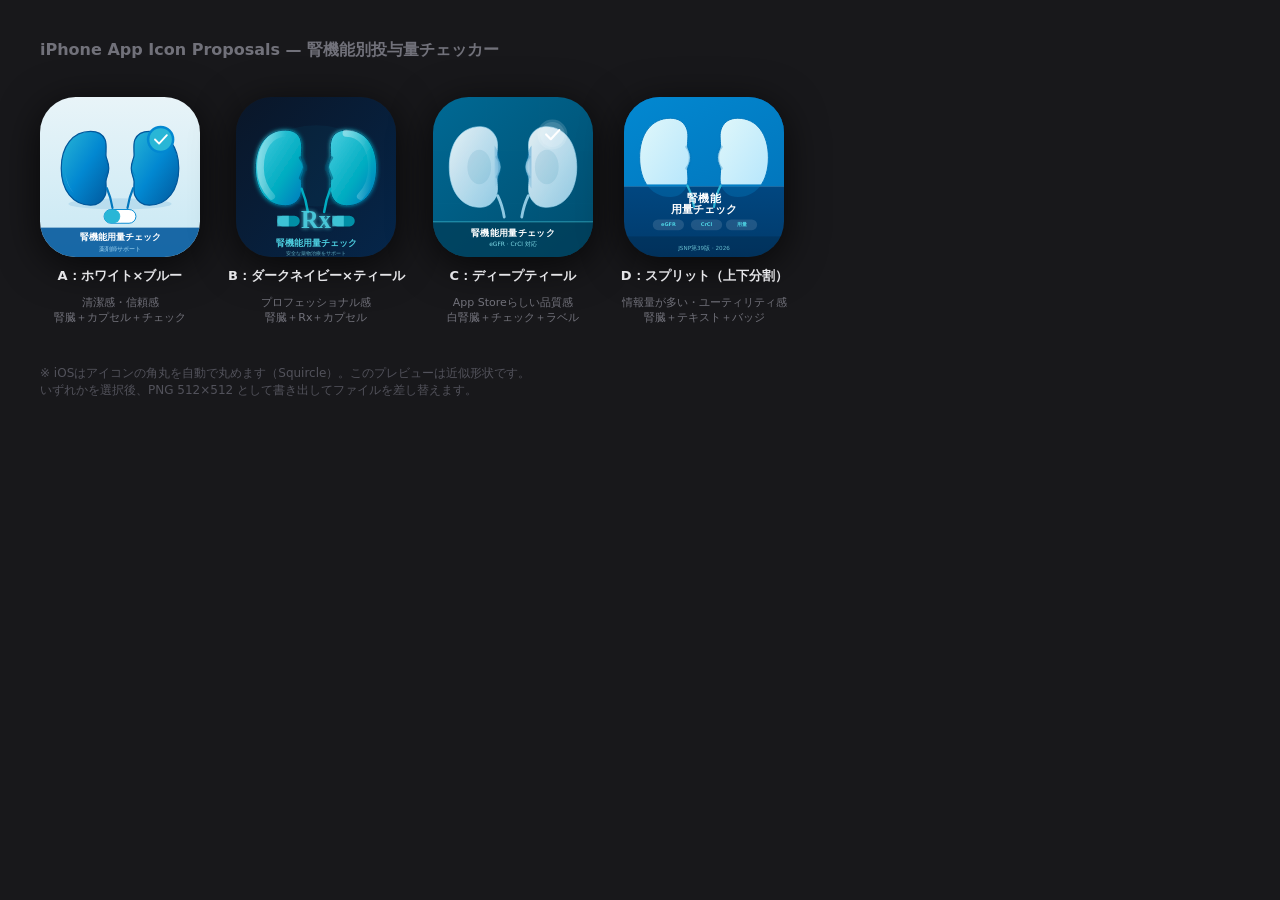
<file: icon-proposals.html>
<!DOCTYPE html>
<html lang="ja">
<head>
<meta charset="UTF-8">
<title>App Icon Proposals — 腎機能別投与量</title>
<style>
  body { background:#18181b; font-family: system-ui, sans-serif; color:#fff;
         padding:32px; display:flex; flex-direction:column; gap:32px; }
  h1 { font-size:16px; color:#71717a; margin:0 0 4px; }
  .row { display:flex; gap:28px; flex-wrap:wrap; }
  .card { display:flex; flex-direction:column; align-items:center; gap:10px; }
  .card svg { border-radius:22.3%; box-shadow:0 8px 40px rgba(0,0,0,.7);
              width:160px; height:160px; }
  .card-label { font-size:13px; font-weight:600; color:#e4e4e7; }
  .card-sub { font-size:11px; color:#71717a; text-align:center; }
</style>
</head>
<body>
<h1>iPhone App Icon Proposals — 腎機能別投与量チェッカー</h1>
<div class="row">

<!-- ===== A: White + Blue Medical ===== -->
<div class="card">
<svg viewBox="0 0 512 512" xmlns="http://www.w3.org/2000/svg">
<defs>
  <linearGradient id="bgA" x1="0" y1="0" x2="0" y2="1">
    <stop offset="0%" stop-color="#e8f4f8"/><stop offset="100%" stop-color="#c8e8f4"/>
  </linearGradient>
  <linearGradient id="kA" x1="0" y1="0" x2="1" y2="1">
    <stop offset="0%" stop-color="#29b6d6"/><stop offset="50%" stop-color="#0288d1"/>
    <stop offset="100%" stop-color="#01579b"/>
  </linearGradient>
  <linearGradient id="kAhi" x1="0" y1="0" x2="1" y2="0">
    <stop offset="0%" stop-color="#b3e5fc" stop-opacity="0.6"/><stop offset="100%" stop-color="#b3e5fc" stop-opacity="0"/>
  </linearGradient>
</defs>
<rect width="512" height="512" fill="url(#bgA)"/>
<!-- Shadow under kidneys -->
<ellipse cx="256" cy="342" rx="165" ry="18" fill="#0277bd" opacity="0.12"/>
<!-- Left kidney -->
<path d="M 162 110 C 105 110 68 158 68 228 C 68 298 105 346 162 346
  C 186 346 200 334 208 316 C 214 303 211 285 211 270
  C 211 258 220 250 220 228 C 220 206 211 198 211 186
  C 211 171 214 149 208 136 C 200 118 186 110 162 110 Z"
  fill="url(#kA)" stroke="#01579b" stroke-width="4"/>
<!-- Left kidney highlight -->
<path d="M 162 118 C 115 118 80 162 80 228 C 80 260 90 288 108 308
  C 90 285 80 258 80 228 C 80 162 115 118 162 118 Z"
  fill="url(#kAhi)"/>
<!-- Left inner detail (renal pelvis area) -->
<path d="M 204 200 C 220 215 220 241 220 228 C 220 215 220 228 204 256
  C 215 248 218 238 218 228 C 218 218 215 208 204 200 Z"
  fill="#01579b" opacity="0.25"/>
<!-- Left ureter -->
<path d="M 214 292 C 222 310 228 330 232 355" fill="none"
  stroke="#0277bd" stroke-width="7" stroke-linecap="round"/>
<!-- Right kidney (mirror) -->
<path d="M 350 110 C 407 110 444 158 444 228 C 444 298 407 346 350 346
  C 326 346 312 334 304 316 C 298 303 301 285 301 270
  C 301 258 292 250 292 228 C 292 206 301 198 301 186
  C 301 171 298 149 304 136 C 312 118 326 110 350 110 Z"
  fill="url(#kA)" stroke="#01579b" stroke-width="4"/>
<!-- Right inner detail -->
<path d="M 308 200 C 292 215 292 241 292 228 C 292 215 292 228 308 256
  C 297 248 294 238 294 228 C 294 218 297 208 308 200 Z"
  fill="#01579b" opacity="0.25"/>
<!-- Right ureter -->
<path d="M 298 292 C 290 310 284 330 280 355" fill="none"
  stroke="#0277bd" stroke-width="7" stroke-linecap="round"/>
<!-- Pill capsule -->
<rect x="205" y="360" width="102" height="44" rx="22" fill="#fff" stroke="#0288d1" stroke-width="3"/>
<rect x="205" y="360" width="52" height="44" rx="22" fill="#29b6d6"/>
<line x1="257" y1="362" x2="257" y2="402" stroke="#fff" stroke-width="2.5" opacity="0.5"/>
<!-- Checkmark circle -->
<circle cx="386" cy="136" r="44" fill="#0288d1"/>
<circle cx="386" cy="136" r="36" fill="#29b6d6"/>
<polyline points="368,136 381,149 406,122" fill="none"
  stroke="#fff" stroke-width="6" stroke-linecap="round" stroke-linejoin="round"/>
<!-- Text -->
<rect x="0" y="418" width="512" height="94" fill="#01579b" opacity="0.88"/>
<text x="256" y="458" text-anchor="middle" font-family="'Hiragino Sans','Yu Gothic UI',system-ui"
  font-size="30" font-weight="700" fill="#fff">腎機能用量チェック</text>
<text x="256" y="493" text-anchor="middle" font-family="system-ui"
  font-size="19" fill="#b3e5fc" opacity="0.9">薬剤師サポート</text>
</svg>
<div class="card-label">A：ホワイト×ブルー</div>
<div class="card-sub">清潔感・信頼感<br>腎臓＋カプセル＋チェック</div>
</div>

<!-- ===== B: Dark Navy ===== -->
<div class="card">
<svg viewBox="0 0 512 512" xmlns="http://www.w3.org/2000/svg">
<defs>
  <linearGradient id="bgB" x1="0" y1="0" x2="1" y2="1">
    <stop offset="0%" stop-color="#0a1628"/><stop offset="100%" stop-color="#05264a"/>
  </linearGradient>
  <linearGradient id="kB" x1="0" y1="0" x2="1" y2="1">
    <stop offset="0%" stop-color="#4dd0e1"/><stop offset="60%" stop-color="#00acc1"/>
    <stop offset="100%" stop-color="#0277bd"/>
  </linearGradient>
  <linearGradient id="kBhi" x1="0" y1="0" x2="1" y2="0">
    <stop offset="0%" stop-color="#e0f7fa" stop-opacity="0.45"/><stop offset="100%" stop-color="#e0f7fa" stop-opacity="0"/>
  </linearGradient>
  <filter id="glowB"><feGaussianBlur stdDeviation="6" result="b"/>
    <feMerge><feMergeNode in="b"/><feMergeNode in="SourceGraphic"/></feMerge></filter>
</defs>
<rect width="512" height="512" fill="url(#bgB)"/>
<!-- Background glow -->
<ellipse cx="256" cy="220" rx="185" ry="130" fill="#00acc1" opacity="0.06"/>
<!-- Left kidney -->
<path d="M 158 106 C 99 106 62 155 62 227 C 62 299 99 348 158 348
  C 183 348 198 335 206 317 C 213 299 209 280 209 265
  C 209 252 218 244 218 227 C 218 210 209 202 209 189
  C 209 174 213 152 206 134 C 198 116 183 106 158 106 Z"
  fill="url(#kB)" stroke="#004d6e" stroke-width="3" filter="url(#glowB)"/>
<path d="M 160 116 C 110 116 78 160 78 227 C 78 263 92 295 114 318"
  fill="none" stroke="url(#kBhi)" stroke-width="22" stroke-linecap="round"/>
<!-- Left hilum detail -->
<path d="M 207 195 C 222 210 222 244 222 227 C 222 210 222 227 207 259"
  fill="none" stroke="#004d6e" stroke-width="12" stroke-linecap="round" opacity="0.5"/>
<!-- Left ureter -->
<path d="M 210 294 C 220 318 226 340 230 368"
  fill="none" stroke="#00acc1" stroke-width="8" stroke-linecap="round"/>
<!-- Right kidney -->
<path d="M 354 106 C 413 106 450 155 450 227 C 450 299 413 348 354 348
  C 329 348 314 335 306 317 C 299 299 303 280 303 265
  C 303 252 294 244 294 227 C 294 210 303 202 303 189
  C 303 174 299 152 306 134 C 314 116 329 106 354 106 Z"
  fill="url(#kB)" stroke="#004d6e" stroke-width="3" filter="url(#glowB)"/>
<path d="M 352 116 C 402 116 434 160 434 227 C 434 263 420 295 398 318"
  fill="none" stroke="url(#kBhi)" stroke-width="22" stroke-linecap="round"/>
<path d="M 305 195 C 290 210 290 244 290 227 C 290 210 290 227 305 259"
  fill="none" stroke="#004d6e" stroke-width="12" stroke-linecap="round" opacity="0.5"/>
<path d="M 302 294 C 292 318 286 340 282 368"
  fill="none" stroke="#00acc1" stroke-width="8" stroke-linecap="round"/>
<!-- Rx symbol -->
<text x="256" y="420" text-anchor="middle" font-family="Georgia,serif"
  font-size="78" font-weight="900" fill="#4dd0e1" opacity="0.95" filter="url(#glowB)">Rx</text>
<!-- Pill left of Rx -->
<rect x="132" y="380" width="72" height="34" rx="17" fill="#00acc1" opacity="0.8"/>
<rect x="132" y="380" width="37" height="34" rx="17 0 0 17" fill="#4dd0e1" opacity="0.8"/>
<!-- Pill right -->
<rect x="308" y="380" width="72" height="34" rx="17" fill="#00acc1" opacity="0.8"/>
<rect x="308" y="380" width="37" height="34" rx="17 0 0 17" fill="#4dd0e1" opacity="0.8"/>
<!-- Bottom text -->
<text x="256" y="476" text-anchor="middle" font-family="'Hiragino Sans',system-ui"
  font-size="28" font-weight="700" fill="#4dd0e1">腎機能用量チェック</text>
<text x="256" y="504" text-anchor="middle" font-family="system-ui"
  font-size="17" fill="#80deea" opacity="0.75">安全な薬物治療をサポート</text>
</svg>
<div class="card-label">B：ダークネイビー×ティール</div>
<div class="card-sub">プロフェッショナル感<br>腎臓＋Rx＋カプセル</div>
</div>

<!-- ===== C: Teal Gradient (like App Store icons) ===== -->
<div class="card">
<svg viewBox="0 0 512 512" xmlns="http://www.w3.org/2000/svg">
<defs>
  <linearGradient id="bgC" x1="0" y1="0" x2="1" y2="1">
    <stop offset="0%" stop-color="#006994"/><stop offset="100%" stop-color="#004d6e"/>
  </linearGradient>
  <linearGradient id="kC" x1="0" y1="0" x2="1" y2="1">
    <stop offset="0%" stop-color="#fff" stop-opacity="0.95"/>
    <stop offset="100%" stop-color="#b3e5fc" stop-opacity="0.85"/>
  </linearGradient>
  <linearGradient id="kCshadow" x1="1" y1="0" x2="0" y2="1">
    <stop offset="0%" stop-color="#0277bd" stop-opacity="0.4"/>
    <stop offset="100%" stop-color="#0277bd" stop-opacity="0"/>
  </linearGradient>
</defs>
<rect width="512" height="512" fill="url(#bgC)"/>
<!-- Subtle grid pattern -->
<line x1="0" y1="170" x2="512" y2="170" stroke="#fff" stroke-width="0.5" opacity="0.06"/>
<line x1="0" y1="340" x2="512" y2="340" stroke="#fff" stroke-width="0.5" opacity="0.06"/>
<line x1="170" y1="0" x2="170" y2="512" stroke="#fff" stroke-width="0.5" opacity="0.06"/>
<line x1="340" y1="0" x2="340" y2="512" stroke="#fff" stroke-width="0.5" opacity="0.06"/>
<!-- Left kidney WHITE -->
<path d="M 150 95 C 90 95 52 148 52 224 C 52 300 90 353 150 353
  C 176 353 192 339 201 320 C 210 301 205 280 205 263
  C 205 250 215 241 215 224 C 215 207 205 198 205 185
  C 205 168 210 147 201 128 C 192 109 176 95 150 95 Z"
  fill="url(#kC)" stroke="#b3e5fc" stroke-width="2" opacity="0.95"/>
<!-- Left kidney shadow detail -->
<path d="M 197 155 C 210 173 214 198 214 224 C 214 250 210 275 197 293"
  fill="url(#kCshadow)" stroke="none"/>
<!-- Left inner details -->
<ellipse cx="148" cy="224" rx="38" ry="55" fill="#006994" opacity="0.1"/>
<path d="M 205 192 C 218 207, 218 241, 205 256"
  fill="none" stroke="#006994" stroke-width="10" stroke-linecap="round" opacity="0.18"/>
<!-- Left ureter -->
<path d="M 207 316 C 218 338 224 360 228 384"
  fill="none" stroke="#b3e5fc" stroke-width="9" stroke-linecap="round" opacity="0.8"/>
<!-- Right kidney WHITE -->
<path d="M 362 95 C 422 95 460 148 460 224 C 460 300 422 353 362 353
  C 336 353 320 339 311 320 C 302 301 307 280 307 263
  C 307 250 297 241 297 224 C 297 207 307 198 307 185
  C 307 168 302 147 311 128 C 320 109 336 95 362 95 Z"
  fill="url(#kC)" stroke="#b3e5fc" stroke-width="2" opacity="0.95"/>
<path d="M 315 155 C 302 173 298 198 298 224 C 298 250 302 275 315 293"
  fill="url(#kCshadow)" stroke="none"/>
<ellipse cx="364" cy="224" rx="38" ry="55" fill="#006994" opacity="0.1"/>
<path d="M 307 192 C 294 207, 294 241, 307 256"
  fill="none" stroke="#006994" stroke-width="10" stroke-linecap="round" opacity="0.18"/>
<path d="M 305 316 C 294 338 288 360 284 384"
  fill="none" stroke="#b3e5fc" stroke-width="9" stroke-linecap="round" opacity="0.8"/>
<!-- Checkmark badge -->
<circle cx="382" cy="120" r="48" fill="#fff" opacity="0.15"/>
<circle cx="382" cy="120" r="40" fill="#fff" opacity="0.12"/>
<polyline points="362,120 377,135 404,106" fill="none"
  stroke="#fff" stroke-width="7" stroke-linecap="round" stroke-linejoin="round"/>
<!-- Bottom label band -->
<rect x="0" y="400" width="512" height="112" fill="#003d57" opacity="0.75"/>
<rect x="0" y="398" width="512" height="3" fill="#4dd0e1" opacity="0.6"/>
<text x="256" y="444" text-anchor="middle"
  font-family="'Hiragino Sans','Yu Gothic UI',system-ui"
  font-size="30" font-weight="700" fill="#fff" letter-spacing="1">腎機能用量チェック</text>
<text x="256" y="478" text-anchor="middle" font-family="system-ui"
  font-size="19" fill="#80deea">eGFR · CrCl 対応</text>
</svg>
<div class="card-label">C：ディープティール</div>
<div class="card-sub">App Storeらしい品質感<br>白腎臓＋チェック＋ラベル</div>
</div>

<!-- ===== D: Blue Split Layout ===== -->
<div class="card">
<svg viewBox="0 0 512 512" xmlns="http://www.w3.org/2000/svg">
<defs>
  <linearGradient id="bgDtop" x1="0" y1="0" x2="1" y2="1">
    <stop offset="0%" stop-color="#0288d1"/><stop offset="100%" stop-color="#0277bd"/>
  </linearGradient>
  <linearGradient id="bgDbot" x1="0" y1="0" x2="0" y2="1">
    <stop offset="0%" stop-color="#01579b"/><stop offset="100%" stop-color="#013a6b"/>
  </linearGradient>
  <linearGradient id="kD" x1="0" y1="0" x2="1" y2="1">
    <stop offset="0%" stop-color="#e0f7fa"/><stop offset="100%" stop-color="#b3e5fc"/>
  </linearGradient>
  <clipPath id="topHalf"><rect x="0" y="0" width="512" height="280"/></clipPath>
  <clipPath id="botHalf"><rect x="0" y="280" width="512" height="232"/></clipPath>
</defs>
<!-- Top section: teal/blue -->
<rect width="512" height="512" fill="url(#bgDbot)"/>
<rect width="512" height="286" fill="url(#bgDtop)"/>
<line x1="0" y1="286" x2="512" y2="286" stroke="#fff" stroke-width="2" opacity="0.2"/>
<!-- Left kidney (clipped to top) -->
<path d="M 148 68 C 88 68 50 118 50 194 C 50 270 88 320 148 320
  C 174 320 190 307 199 288 C 208 269 203 249 203 234
  C 203 221 213 213 213 194 C 213 175 203 167 203 154
  C 203 139 208 117 199 98 C 190 79 174 68 148 68 Z"
  fill="url(#kD)" stroke="#0277bd" stroke-width="3" clip-path="url(#topHalf)"/>
<!-- Left kidney visible below fold (shadow) -->
<path d="M 148 68 C 88 68 50 118 50 194 C 50 270 88 320 148 320
  C 174 320 190 307 199 288 C 208 269 203 249 203 234
  C 203 221 213 213 213 194 C 213 175 203 167 203 154
  C 203 139 208 117 199 98 C 190 79 174 68 148 68 Z"
  fill="#0288d1" opacity="0.3" clip-path="url(#botHalf)"/>
<!-- Left hilum -->
<path d="M 201 160 C 216 176 216 212 201 228"
  fill="none" stroke="#0277bd" stroke-width="10" stroke-linecap="round" opacity="0.3"
  clip-path="url(#topHalf)"/>
<!-- Left ureter -->
<path d="M 203 284 C 214 305 220 326 224 352"
  fill="none" stroke="#29b6d6" stroke-width="7" stroke-linecap="round"/>
<!-- Right kidney -->
<path d="M 364 68 C 424 68 462 118 462 194 C 462 270 424 320 364 320
  C 338 320 322 307 313 288 C 304 269 309 249 309 234
  C 309 221 299 213 299 194 C 299 175 309 167 309 154
  C 309 139 304 117 313 98 C 322 79 338 68 364 68 Z"
  fill="url(#kD)" stroke="#0277bd" stroke-width="3" clip-path="url(#topHalf)"/>
<path d="M 364 68 C 424 68 462 118 462 194 C 462 270 424 320 364 320
  C 338 320 322 307 313 288 C 304 269 309 249 309 234
  C 309 221 299 213 299 194 C 299 175 309 167 309 154
  C 309 139 304 117 313 98 C 322 79 338 68 364 68 Z"
  fill="#0288d1" opacity="0.3" clip-path="url(#botHalf)"/>
<path d="M 311 160 C 296 176 296 212 311 228"
  fill="none" stroke="#0277bd" stroke-width="10" stroke-linecap="round" opacity="0.3"
  clip-path="url(#topHalf)"/>
<path d="M 309 284 C 298 305 292 326 288 352"
  fill="none" stroke="#29b6d6" stroke-width="7" stroke-linecap="round"/>
<!-- Bottom: info section -->
<text x="256" y="336" text-anchor="middle" font-family="'Hiragino Sans',system-ui"
  font-size="34" font-weight="800" fill="#fff" letter-spacing="0.5">腎機能</text>
<text x="256" y="372" text-anchor="middle" font-family="'Hiragino Sans',system-ui"
  font-size="34" font-weight="800" fill="#fff" letter-spacing="0.5">用量チェック</text>
<!-- eGFR / CrCl badges -->
<rect x="92" y="392" width="100" height="34" rx="17" fill="#fff" opacity="0.12"/>
<text x="142" y="414" text-anchor="middle" font-family="system-ui"
  font-size="16" font-weight="700" fill="#4dd0e1">eGFR</text>
<rect x="204" y="392" width="8" height="34" fill="transparent"/>
<rect x="214" y="392" width="100" height="34" rx="17" fill="#fff" opacity="0.12"/>
<text x="264" y="414" text-anchor="middle" font-family="system-ui"
  font-size="16" font-weight="700" fill="#4dd0e1">CrCl</text>
<rect x="326" y="392" width="100" height="34" rx="17" fill="#fff" opacity="0.12"/>
<text x="376" y="414" text-anchor="middle" font-family="system-ui"
  font-size="16" font-weight="700" fill="#4dd0e1">用量</text>
<!-- Bottom rule -->
<rect x="0" y="446" width="512" height="66" fill="#000" opacity="0.15"/>
<text x="256" y="488" text-anchor="middle" font-family="system-ui"
  font-size="18" fill="#80deea" opacity="0.8">JSNP第39版 · 2026</text>
</svg>
<div class="card-label">D：スプリット（上下分割）</div>
<div class="card-sub">情報量が多い・ユーティリティ感<br>腎臓＋テキスト＋バッジ</div>
</div>

</div>
<p style="color:#52525b;font-size:12px;margin-top:8px">
  ※ iOSはアイコンの角丸を自動で丸めます（Squircle）。このプレビューは近似形状です。<br>
  いずれかを選択後、PNG 512×512 として書き出してファイルを差し替えます。
</p>
</body>
</html>
</file>
